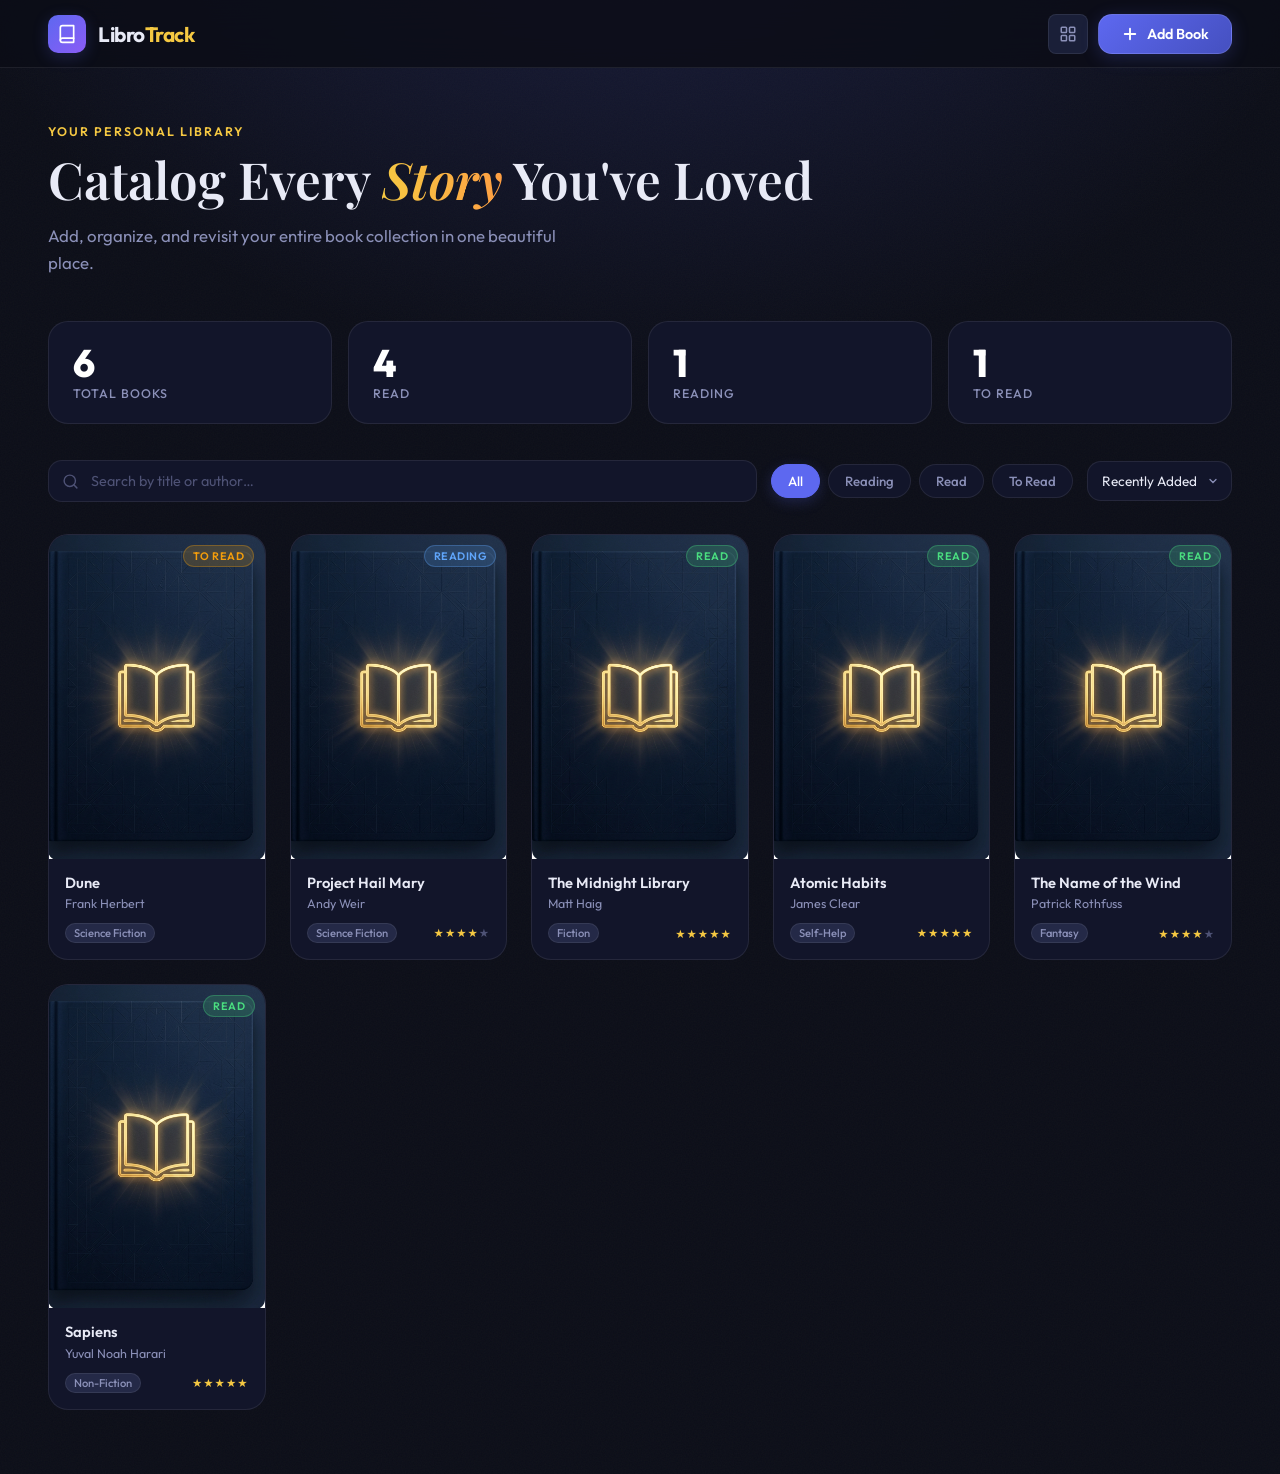
<file: index.html>
<!DOCTYPE html>
<html lang="en">
<head>
  <meta charset="UTF-8" />
  <meta name="viewport" content="width=device-width, initial-scale=1.0" />
  <title>LibroTrack — Your Personal Library Manager</title>
  <meta name="description" content="LibroTrack is a beautiful, premium library manager to catalog, organize, and track your personal book collection." />
  <link rel="preconnect" href="https://fonts.googleapis.com" />
  <link rel="preconnect" href="https://fonts.gstatic.com" crossorigin />
  <link href="https://fonts.googleapis.com/css2?family=Outfit:wght@300;400;500;600;700;800&family=Playfair+Display:ital,wght@0,600;1,500&display=swap" rel="stylesheet" />
  <link rel="stylesheet" href="style.css" />
</head>
<body>

  <!-- ========== NAVBAR ========== -->
  <header class="navbar" id="navbar">
    <div class="navbar-brand">
      <div class="brand-icon">
        <svg viewBox="0 0 24 24" fill="none" xmlns="http://www.w3.org/2000/svg">
          <path d="M4 19.5A2.5 2.5 0 0 1 6.5 17H20" stroke="currentColor" stroke-width="2" stroke-linecap="round" stroke-linejoin="round"/>
          <path d="M6.5 2H20v20H6.5A2.5 2.5 0 0 1 4 19.5v-15A2.5 2.5 0 0 1 6.5 2z" stroke="currentColor" stroke-width="2" stroke-linecap="round" stroke-linejoin="round"/>
        </svg>
      </div>
      <span class="brand-name">Libro<span class="brand-accent">Track</span></span>
    </div>
    <nav class="navbar-actions">
      <button class="btn-icon" id="toggleViewBtn" title="Toggle view">
        <svg id="gridIcon" viewBox="0 0 24 24" fill="none" xmlns="http://www.w3.org/2000/svg">
          <rect x="3" y="3" width="7" height="7" rx="1" stroke="currentColor" stroke-width="2"/>
          <rect x="14" y="3" width="7" height="7" rx="1" stroke="currentColor" stroke-width="2"/>
          <rect x="3" y="14" width="7" height="7" rx="1" stroke="currentColor" stroke-width="2"/>
          <rect x="14" y="14" width="7" height="7" rx="1" stroke="currentColor" stroke-width="2"/>
        </svg>
        <svg id="listIcon" viewBox="0 0 24 24" fill="none" xmlns="http://www.w3.org/2000/svg" style="display:none">
          <line x1="3" y1="6" x2="21" y2="6" stroke="currentColor" stroke-width="2" stroke-linecap="round"/>
          <line x1="3" y1="12" x2="21" y2="12" stroke="currentColor" stroke-width="2" stroke-linecap="round"/>
          <line x1="3" y1="18" x2="21" y2="18" stroke="currentColor" stroke-width="2" stroke-linecap="round"/>
        </svg>
      </button>
      <button class="btn-primary" id="openAddModal">
        <svg viewBox="0 0 24 24" fill="none" xmlns="http://www.w3.org/2000/svg">
          <line x1="12" y1="5" x2="12" y2="19" stroke="currentColor" stroke-width="2.5" stroke-linecap="round"/>
          <line x1="5" y1="12" x2="19" y2="12" stroke="currentColor" stroke-width="2.5" stroke-linecap="round"/>
        </svg>
        Add Book
      </button>
    </nav>
  </header>

  <!-- ========== HERO / STATS ========== -->
  <section class="hero" id="hero">
    <div class="hero-text">
      <p class="hero-eyebrow">Your Personal Library</p>
      <h1 class="hero-title">Catalog Every <em>Story</em> You've Loved</h1>
      <p class="hero-sub">Add, organize, and revisit your entire book collection in one beautiful place.</p>
    </div>
    <div class="stats-row" id="statsRow">
      <div class="stat-card" id="statTotal">
        <span class="stat-num" id="statTotalNum">0</span>
        <span class="stat-label">Total Books</span>
      </div>
      <div class="stat-card" id="statRead">
        <span class="stat-num" id="statReadNum">0</span>
        <span class="stat-label">Read</span>
      </div>
      <div class="stat-card" id="statReading">
        <span class="stat-num" id="statReadingNum">0</span>
        <span class="stat-label">Reading</span>
      </div>
      <div class="stat-card" id="statUnread">
        <span class="stat-num" id="statUnreadNum">0</span>
        <span class="stat-label">To Read</span>
      </div>
    </div>
  </section>

  <!-- ========== FILTER / SEARCH BAR ========== -->
  <section class="toolbar" id="toolbar">
    <div class="search-wrap">
      <svg class="search-icon" viewBox="0 0 24 24" fill="none">
        <circle cx="11" cy="11" r="8" stroke="currentColor" stroke-width="2"/>
        <line x1="21" y1="21" x2="16.65" y2="16.65" stroke="currentColor" stroke-width="2" stroke-linecap="round"/>
      </svg>
      <input type="text" id="searchInput" class="search-input" placeholder="Search by title or author…" autocomplete="off" />
      <button class="clear-search" id="clearSearch" style="display:none">✕</button>
    </div>
    <div class="filter-chips" id="filterChips">
      <button class="chip active" data-filter="all">All</button>
      <button class="chip" data-filter="reading">Reading</button>
      <button class="chip" data-filter="read">Read</button>
      <button class="chip" data-filter="unread">To Read</button>
    </div>
    <div class="sort-wrap">
      <label for="sortSelect" class="sr-only">Sort by</label>
      <select id="sortSelect" class="sort-select">
        <option value="dateAdded">Recently Added</option>
        <option value="title">Title A–Z</option>
        <option value="author">Author A–Z</option>
        <option value="rating">Top Rated</option>
      </select>
    </div>
  </section>

  <!-- ========== BOOK CATALOG ========== -->
  <main class="catalog" id="catalog">
    <div class="books-grid" id="booksGrid">
      <!-- populated by JS -->
    </div>
    <div class="empty-state" id="emptyState" style="display:none">
      <div class="empty-icon">📚</div>
      <h2>No books here yet</h2>
      <p>Start building your collection — click <strong>Add Book</strong> to get going.</p>
      <button class="btn-primary" id="emptyAddBtn">
        <svg viewBox="0 0 24 24" fill="none" xmlns="http://www.w3.org/2000/svg">
          <line x1="12" y1="5" x2="12" y2="19" stroke="currentColor" stroke-width="2.5" stroke-linecap="round"/>
          <line x1="5" y1="12" x2="19" y2="12" stroke="currentColor" stroke-width="2.5" stroke-linecap="round"/>
        </svg>
        Add Your First Book
      </button>
    </div>
  </main>

  <!-- ========== ADD / EDIT MODAL ========== -->
  <div class="modal-overlay" id="modalOverlay" role="dialog" aria-modal="true" aria-labelledby="modalTitle">
    <div class="modal" id="modal">
      <div class="modal-header">
        <h2 class="modal-title" id="modalTitle">Add New Book</h2>
        <button class="btn-icon modal-close" id="modalClose" aria-label="Close modal">
          <svg viewBox="0 0 24 24" fill="none">
            <line x1="18" y1="6" x2="6" y2="18" stroke="currentColor" stroke-width="2.5" stroke-linecap="round"/>
            <line x1="6" y1="6" x2="18" y2="18" stroke="currentColor" stroke-width="2.5" stroke-linecap="round"/>
          </svg>
        </button>
      </div>

      <form class="modal-form" id="bookForm" novalidate>
        <input type="hidden" id="bookId" />

        <div class="form-row">
          <div class="form-group">
            <label for="bookTitle">Title <span class="required">*</span></label>
            <input type="text" id="bookTitle" placeholder="e.g. The Great Gatsby" required autocomplete="off" />
            <span class="field-error" id="titleError"></span>
          </div>
          <div class="form-group">
            <label for="bookAuthor">Author <span class="required">*</span></label>
            <input type="text" id="bookAuthor" placeholder="e.g. F. Scott Fitzgerald" required autocomplete="off" />
            <span class="field-error" id="authorError"></span>
          </div>
        </div>

        <div class="form-row">
          <div class="form-group">
            <label for="bookGenre">Genre</label>
            <select id="bookGenre">
              <option value="">— Select genre —</option>
              <option value="Fiction">Fiction</option>
              <option value="Non-Fiction">Non-Fiction</option>
              <option value="Science Fiction">Science Fiction</option>
              <option value="Fantasy">Fantasy</option>
              <option value="Mystery">Mystery</option>
              <option value="Thriller">Thriller</option>
              <option value="Romance">Romance</option>
              <option value="Historical Fiction">Historical Fiction</option>
              <option value="Biography">Biography</option>
              <option value="Self-Help">Self-Help</option>
              <option value="Philosophy">Philosophy</option>
              <option value="Poetry">Poetry</option>
              <option value="Other">Other</option>
            </select>
          </div>
          <div class="form-group">
            <label for="bookYear">Year Published</label>
            <input type="number" id="bookYear" placeholder="e.g. 1925" min="1000" max="2099" autocomplete="off" />
          </div>
        </div>

        <div class="form-row">
          <div class="form-group">
            <label for="bookStatus">Status <span class="required">*</span></label>
            <select id="bookStatus" required>
              <option value="unread">To Read</option>
              <option value="reading">Currently Reading</option>
              <option value="read">Read</option>
            </select>
          </div>
          <div class="form-group">
            <label for="bookRating">Your Rating</label>
            <div class="star-rating" id="starRating" role="group" aria-label="Rating">
              <button type="button" class="star" data-val="1" aria-label="1 star">★</button>
              <button type="button" class="star" data-val="2" aria-label="2 stars">★</button>
              <button type="button" class="star" data-val="3" aria-label="3 stars">★</button>
              <button type="button" class="star" data-val="4" aria-label="4 stars">★</button>
              <button type="button" class="star" data-val="5" aria-label="5 stars">★</button>
            </div>
            <input type="hidden" id="bookRating" value="0" />
          </div>
        </div>

        <div class="form-group full-width">
          <label for="bookCover">Cover Image URL <span class="optional">(optional)</span></label>
          <input type="url" id="bookCover" placeholder="https://…" autocomplete="off" />
        </div>

        <div class="form-group full-width">
          <label for="bookNotes">Notes <span class="optional">(optional)</span></label>
          <textarea id="bookNotes" rows="3" placeholder="Your thoughts, quotes, or reminders…"></textarea>
        </div>

        <div class="modal-footer">
          <button type="button" class="btn-ghost" id="cancelBtn">Cancel</button>
          <button type="submit" class="btn-primary" id="saveBtn">Save Book</button>
        </div>
      </form>
    </div>
  </div>

  <!-- ========== DELETE CONFIRM MODAL ========== -->
  <div class="modal-overlay" id="deleteOverlay" role="dialog" aria-modal="true" aria-labelledby="deleteTitle">
    <div class="modal modal-sm" id="deleteModal">
      <div class="modal-header">
        <h2 class="modal-title" id="deleteTitle">Delete Book?</h2>
        <button class="btn-icon modal-close" id="deleteClose" aria-label="Close">
          <svg viewBox="0 0 24 24" fill="none">
            <line x1="18" y1="6" x2="6" y2="18" stroke="currentColor" stroke-width="2.5" stroke-linecap="round"/>
            <line x1="6" y1="6" x2="18" y2="18" stroke="currentColor" stroke-width="2.5" stroke-linecap="round"/>
          </svg>
        </button>
      </div>
      <p class="delete-msg" id="deleteMsg">This action cannot be undone.</p>
      <div class="modal-footer">
        <button type="button" class="btn-ghost" id="deleteCancelBtn">Cancel</button>
        <button type="button" class="btn-danger" id="deleteConfirmBtn">Delete</button>
      </div>
    </div>
  </div>

  <!-- ========== TOAST ========== -->
  <div class="toast-container" id="toastContainer"></div>

  <script src="app.js"></script>
</body>
</html>
</file>
<file: style.css>
/* ============================================================
   LIBROTRACK — style.css
   Design System: Deep Indigo / Amber Gold / Cream
   ============================================================ */

/* ---------- Google Fonts are loaded in HTML ---------- */

/* ===== CSS CUSTOM PROPERTIES ===== */
:root {
  /* Core palette */
  --clr-bg:          #0b0d17;
  --clr-surface:     #12152a;
  --clr-surface-2:   #1a1f38;
  --clr-surface-3:   #242947;
  --clr-border:      rgba(255,255,255,0.08);
  --clr-border-hover:rgba(255,255,255,0.18);

  /* Accent */
  --clr-gold:        #f5c842;
  --clr-gold-dim:    #c9a030;
  --clr-gold-glow:   rgba(245, 200, 66, 0.18);
  --clr-indigo:      #5d68f0;
  --clr-indigo-dim:  #4550c0;
  --clr-indigo-glow: rgba(93, 104, 240, 0.22);

  /* Text */
  --clr-text:        #e8eaf6;
  --clr-text-muted:  #8b90b8;
  --clr-text-faint:  #4e5275;

  /* Status */
  --clr-read:        #4ade80;
  --clr-reading:     #60a5fa;
  --clr-unread:      #f59e0b;
  --clr-danger:      #f87171;

  /* Radius */
  --r-sm:  8px;
  --r-md:  14px;
  --r-lg:  20px;
  --r-xl:  28px;

  /* Shadows */
  --shadow-sm:  0 2px 8px rgba(0,0,0,0.35);
  --shadow-md:  0 8px 30px rgba(0,0,0,0.5);
  --shadow-lg:  0 20px 60px rgba(0,0,0,0.65);

  /* Transitions */
  --tr-fast: 0.15s cubic-bezier(.4,0,.2,1);
  --tr-med:  0.25s cubic-bezier(.4,0,.2,1);
  --tr-slow: 0.4s  cubic-bezier(.4,0,.2,1);

  /* Layout */
  --max-w:   1280px;
  --nav-h:   68px;
}

/* ===== RESET / BASE ===== */
*, *::before, *::after { box-sizing: border-box; margin: 0; padding: 0; }

html {
  scroll-behavior: smooth;
  font-size: 16px;
}

body {
  font-family: 'Outfit', system-ui, sans-serif;
  background: var(--clr-bg);
  color: var(--clr-text);
  min-height: 100vh;
  overflow-x: hidden;
  /* subtle noise texture via svg */
  background-image:
    radial-gradient(ellipse 80% 50% at 50% -10%, rgba(93,104,240,0.18) 0%, transparent 70%),
    url("data:image/svg+xml,%3Csvg xmlns='http://www.w3.org/2000/svg' width='300' height='300'%3E%3Cfilter id='n'%3E%3CfeTurbulence type='fractalNoise' baseFrequency='0.75' numOctaves='4' stitchTiles='stitch'/%3E%3C/filter%3E%3Crect width='300' height='300' filter='url(%23n)' opacity='0.03'/%3E%3C/svg%3E");
}

a { color: inherit; text-decoration: none; }
button { font-family: inherit; cursor: pointer; border: none; background: none; }
input, select, textarea { font-family: inherit; }
img { display: block; max-width: 100%; }
.sr-only { position: absolute; width: 1px; height: 1px; clip: rect(0 0 0 0); overflow: hidden; }

/* ===== SCROLLBAR ===== */
::-webkit-scrollbar { width: 6px; }
::-webkit-scrollbar-track { background: var(--clr-surface); }
::-webkit-scrollbar-thumb { background: var(--clr-surface-3); border-radius: 3px; }
::-webkit-scrollbar-thumb:hover { background: var(--clr-indigo-dim); }

/* ===== BUTTONS ===== */
.btn-primary {
  display: inline-flex;
  align-items: center;
  gap: 8px;
  padding: 10px 22px;
  background: linear-gradient(135deg, var(--clr-indigo), var(--clr-indigo-dim));
  color: #fff;
  font-size: 0.9rem;
  font-weight: 600;
  border-radius: var(--r-md);
  border: 1px solid rgba(255,255,255,0.12);
  box-shadow: 0 4px 18px var(--clr-indigo-glow);
  transition: transform var(--tr-fast), box-shadow var(--tr-fast), background var(--tr-fast);
}
.btn-primary svg { width: 18px; height: 18px; flex-shrink: 0; }
.btn-primary:hover {
  transform: translateY(-2px);
  box-shadow: 0 8px 28px rgba(93,104,240,0.4);
  background: linear-gradient(135deg, #6b77f5, #5d68f0);
}
.btn-primary:active { transform: translateY(0); }

.btn-ghost {
  display: inline-flex;
  align-items: center;
  gap: 8px;
  padding: 10px 22px;
  background: transparent;
  color: var(--clr-text-muted);
  font-size: 0.9rem;
  font-weight: 500;
  border-radius: var(--r-md);
  border: 1px solid var(--clr-border);
  transition: background var(--tr-fast), color var(--tr-fast), border-color var(--tr-fast);
}
.btn-ghost:hover {
  background: var(--clr-surface-2);
  color: var(--clr-text);
  border-color: var(--clr-border-hover);
}

.btn-danger {
  display: inline-flex;
  align-items: center;
  gap: 8px;
  padding: 10px 22px;
  background: linear-gradient(135deg, #e04040, #b03030);
  color: #fff;
  font-size: 0.9rem;
  font-weight: 600;
  border-radius: var(--r-md);
  border: 1px solid rgba(255,100,100,0.2);
  box-shadow: 0 4px 18px rgba(240,80,80,0.2);
  transition: transform var(--tr-fast), box-shadow var(--tr-fast);
}
.btn-danger:hover {
  transform: translateY(-2px);
  box-shadow: 0 8px 28px rgba(240,80,80,0.35);
}

.btn-icon {
  display: inline-flex;
  align-items: center;
  justify-content: center;
  width: 40px;
  height: 40px;
  border-radius: var(--r-sm);
  color: var(--clr-text-muted);
  border: 1px solid var(--clr-border);
  background: var(--clr-surface-2);
  transition: color var(--tr-fast), background var(--tr-fast), border-color var(--tr-fast);
}
.btn-icon svg { width: 18px; height: 18px; }
.btn-icon:hover {
  color: var(--clr-text);
  background: var(--clr-surface-3);
  border-color: var(--clr-border-hover);
}

/* ===== NAVBAR ===== */
.navbar {
  position: sticky;
  top: 0;
  z-index: 100;
  height: var(--nav-h);
  display: flex;
  align-items: center;
  justify-content: space-between;
  padding: 0 clamp(16px, 5vw, 48px);
  background: rgba(11, 13, 23, 0.82);
  backdrop-filter: blur(20px);
  -webkit-backdrop-filter: blur(20px);
  border-bottom: 1px solid var(--clr-border);
  transition: box-shadow var(--tr-med);
}
.navbar.scrolled { box-shadow: 0 4px 30px rgba(0,0,0,0.5); }

.navbar-brand {
  display: flex;
  align-items: center;
  gap: 12px;
  text-decoration: none;
  color: inherit;
}
.brand-icon {
  width: 38px;
  height: 38px;
  border-radius: 10px;
  background: linear-gradient(135deg, var(--clr-indigo), #8b5cf6);
  display: flex;
  align-items: center;
  justify-content: center;
  box-shadow: 0 4px 16px var(--clr-indigo-glow);
}
.brand-icon svg { width: 20px; height: 20px; color: #fff; }
.brand-name {
  font-size: 1.3rem;
  font-weight: 700;
  letter-spacing: -0.5px;
}
.brand-accent { color: var(--clr-gold); }

.navbar-actions { display: flex; align-items: center; gap: 10px; }

/* ===== HERO ===== */
.hero {
  max-width: var(--max-w);
  margin: 0 auto;
  padding: 56px clamp(16px, 5vw, 48px) 0;
}
.hero-eyebrow {
  font-size: 0.78rem;
  font-weight: 600;
  letter-spacing: 2px;
  text-transform: uppercase;
  color: var(--clr-gold);
  margin-bottom: 12px;
}
.hero-title {
  font-family: 'Playfair Display', Georgia, serif;
  font-size: clamp(2rem, 4.5vw, 3.2rem);
  font-weight: 600;
  line-height: 1.1;
  color: var(--clr-text);
  margin-bottom: 16px;
}
.hero-title em {
  font-style: italic;
  background: linear-gradient(90deg, var(--clr-gold), #ff9f43);
  -webkit-background-clip: text;
  -webkit-text-fill-color: transparent;
  background-clip: text;
}
.hero-sub {
  font-size: 1.05rem;
  color: var(--clr-text-muted);
  max-width: 520px;
  line-height: 1.6;
}

/* Stats row */
.stats-row {
  display: flex;
  gap: 16px;
  margin-top: 44px;
  flex-wrap: wrap;
}
.stat-card {
  flex: 1;
  min-width: 130px;
  background: var(--clr-surface);
  border: 1px solid var(--clr-border);
  border-radius: var(--r-lg);
  padding: 22px 24px;
  display: flex;
  flex-direction: column;
  gap: 4px;
  transition: border-color var(--tr-med), box-shadow var(--tr-med), transform var(--tr-med);
}
.stat-card:hover {
  border-color: var(--clr-border-hover);
  box-shadow: var(--shadow-md);
  transform: translateY(-3px);
}
.stat-num {
  font-size: 2.4rem;
  font-weight: 800;
  line-height: 1;
  background: linear-gradient(135deg, #fff 40%, var(--clr-text-muted));
  -webkit-background-clip: text;
  -webkit-text-fill-color: transparent;
  background-clip: text;
}
.stat-label {
  font-size: 0.78rem;
  font-weight: 500;
  color: var(--clr-text-muted);
  text-transform: uppercase;
  letter-spacing: 1px;
}

/* ===== TOOLBAR ===== */
.toolbar {
  max-width: var(--max-w);
  margin: 36px auto 0;
  padding: 0 clamp(16px, 5vw, 48px);
  display: flex;
  align-items: center;
  gap: 14px;
  flex-wrap: wrap;
}

.search-wrap {
  flex: 1;
  min-width: 240px;
  position: relative;
  display: flex;
  align-items: center;
}
.search-icon {
  position: absolute;
  left: 14px;
  width: 17px;
  height: 17px;
  color: var(--clr-text-faint);
  pointer-events: none;
  flex-shrink: 0;
}
.search-input {
  width: 100%;
  padding: 11px 40px 11px 42px;
  background: var(--clr-surface);
  border: 1px solid var(--clr-border);
  border-radius: var(--r-md);
  color: var(--clr-text);
  font-size: 0.9rem;
  outline: none;
  transition: border-color var(--tr-fast), box-shadow var(--tr-fast), background var(--tr-fast);
}
.search-input::placeholder { color: var(--clr-text-faint); }
.search-input:focus {
  border-color: var(--clr-indigo);
  box-shadow: 0 0 0 3px var(--clr-indigo-glow);
  background: var(--clr-surface-2);
}
.clear-search {
  position: absolute;
  right: 12px;
  width: 22px;
  height: 22px;
  border-radius: 50%;
  background: var(--clr-surface-3);
  color: var(--clr-text-muted);
  font-size: 0.75rem;
  display: flex;
  align-items: center;
  justify-content: center;
  transition: background var(--tr-fast), color var(--tr-fast);
}
.clear-search:hover { background: var(--clr-danger); color: #fff; }

.filter-chips {
  display: flex;
  gap: 8px;
  flex-wrap: wrap;
}
.chip {
  padding: 8px 16px;
  border-radius: 100px;
  font-size: 0.83rem;
  font-weight: 500;
  color: var(--clr-text-muted);
  border: 1px solid var(--clr-border);
  background: var(--clr-surface);
  transition: background var(--tr-fast), color var(--tr-fast), border-color var(--tr-fast), box-shadow var(--tr-fast);
}
.chip:hover { color: var(--clr-text); border-color: var(--clr-border-hover); }
.chip.active {
  background: var(--clr-indigo);
  color: #fff;
  border-color: var(--clr-indigo);
  box-shadow: 0 4px 14px var(--clr-indigo-glow);
}

.sort-select {
  padding: 10px 14px;
  background: var(--clr-surface);
  border: 1px solid var(--clr-border);
  border-radius: var(--r-md);
  color: var(--clr-text);
  font-size: 0.85rem;
  outline: none;
  cursor: pointer;
  transition: border-color var(--tr-fast);
  appearance: none;
  -webkit-appearance: none;
  background-image: url("data:image/svg+xml,%3Csvg xmlns='http://www.w3.org/2000/svg' width='12' height='12' viewBox='0 0 24 24' fill='none' stroke='%238b90b8' stroke-width='2.5' stroke-linecap='round'%3E%3Cpolyline points='6 9 12 15 18 9'/%3E%3C/svg%3E");
  background-repeat: no-repeat;
  background-position: right 12px center;
  padding-right: 34px;
}
.sort-select:focus { border-color: var(--clr-indigo); }

/* ===== CATALOG ===== */
.catalog {
  max-width: var(--max-w);
  margin: 32px auto 64px;
  padding: 0 clamp(16px, 5vw, 48px);
}

/* --- Grid view --- */
.books-grid {
  display: grid;
  grid-template-columns: repeat(auto-fill, minmax(200px, 1fr));
  gap: 24px;
}
.books-grid.list-view {
  grid-template-columns: 1fr;
  gap: 14px;
}

/* --- Book Card (Grid) --- */
.book-card {
  background: var(--clr-surface);
  border: 1px solid var(--clr-border);
  border-radius: var(--r-lg);
  overflow: hidden;
  display: flex;
  flex-direction: column;
  cursor: pointer;
  transition: transform var(--tr-med), box-shadow var(--tr-med), border-color var(--tr-med);
  animation: fadeInUp 0.4s var(--tr-med) both;
}
@keyframes fadeInUp {
  from { opacity: 0; transform: translateY(20px); }
  to   { opacity: 1; transform: translateY(0); }
}
.book-card:hover {
  transform: translateY(-6px);
  box-shadow: 0 16px 48px rgba(0,0,0,0.55);
  border-color: var(--clr-border-hover);
}

/* Cover */
.book-cover {
  position: relative;
  width: 100%;
  aspect-ratio: 2/3;
  overflow: hidden;
  background: var(--clr-surface-2);
}
.book-cover img {
  width: 100%;
  height: 100%;
  object-fit: cover;
  transition: transform var(--tr-slow);
}
.book-card:hover .book-cover img { transform: scale(1.06); }
.book-cover .cover-overlay {
  position: absolute;
  inset: 0;
  background: linear-gradient(to top, rgba(0,0,0,0.8) 0%, transparent 60%);
  opacity: 0;
  transition: opacity var(--tr-med);
  display: flex;
  align-items: flex-end;
  justify-content: center;
  padding-bottom: 16px;
  gap: 10px;
}
.book-card:hover .cover-overlay { opacity: 1; }
.cover-action {
  width: 36px;
  height: 36px;
  border-radius: 50%;
  background: rgba(255,255,255,0.15);
  backdrop-filter: blur(6px);
  border: 1px solid rgba(255,255,255,0.2);
  color: #fff;
  display: flex;
  align-items: center;
  justify-content: center;
  font-size: 0.85rem;
  transition: background var(--tr-fast), transform var(--tr-fast);
}
.cover-action:hover { background: rgba(255,255,255,0.28); transform: scale(1.1); }
.cover-action.delete:hover { background: rgba(248,113,113,0.7); }

/* Status badge */
.status-badge {
  position: absolute;
  top: 10px;
  right: 10px;
  padding: 3px 9px;
  border-radius: 100px;
  font-size: 0.68rem;
  font-weight: 600;
  text-transform: uppercase;
  letter-spacing: 0.5px;
  backdrop-filter: blur(8px);
}
.status-badge.read    { background: rgba(74,222,128,0.18); color: var(--clr-read); border: 1px solid rgba(74,222,128,0.3); }
.status-badge.reading { background: rgba(96,165,250,0.18); color: var(--clr-reading); border: 1px solid rgba(96,165,250,0.3); }
.status-badge.unread  { background: rgba(245,158,11,0.18); color: var(--clr-unread); border: 1px solid rgba(245,158,11,0.3); }

/* Card body */
.book-info {
  padding: 14px 16px 16px;
  display: flex;
  flex-direction: column;
  gap: 4px;
  flex: 1;
}
.book-title {
  font-size: 0.92rem;
  font-weight: 600;
  color: var(--clr-text);
  line-height: 1.3;
  display: -webkit-box;
  -webkit-line-clamp: 2;
  -webkit-box-orient: vertical;
  overflow: hidden;
}
.book-author {
  font-size: 0.78rem;
  color: var(--clr-text-muted);
  font-weight: 400;
}
.book-meta {
  display: flex;
  align-items: center;
  justify-content: space-between;
  margin-top: 8px;
}
.book-genre-tag {
  font-size: 0.7rem;
  font-weight: 500;
  padding: 2px 8px;
  border-radius: 100px;
  background: var(--clr-surface-3);
  color: var(--clr-text-muted);
  border: 1px solid var(--clr-border);
}
.book-stars {
  font-size: 0.72rem;
  color: var(--clr-gold);
  letter-spacing: 1px;
}
.book-stars .empty { color: var(--clr-text-faint); }

/* --- Book Card (List view) --- */
.books-grid.list-view .book-card {
  flex-direction: row;
  gap: 0;
  max-height: 130px;
}
.books-grid.list-view .book-cover {
  width: 80px;
  min-width: 80px;
  aspect-ratio: unset;
  height: 130px;
}
.books-grid.list-view .book-info {
  justify-content: center;
  padding: 14px 20px;
}
.books-grid.list-view .book-title { font-size: 1rem; -webkit-line-clamp: 1; }
.books-grid.list-view .cover-overlay { flex-direction: column; }

/* ===== EMPTY STATE ===== */
.empty-state {
  text-align: center;
  padding: 80px 20px;
  animation: fadeInUp 0.5s both;
}
.empty-icon { font-size: 4rem; margin-bottom: 20px; }
.empty-state h2 { font-size: 1.5rem; font-weight: 600; margin-bottom: 10px; }
.empty-state p { color: var(--clr-text-muted); margin-bottom: 28px; line-height: 1.6; }

/* ===== MODAL ===== */
.modal-overlay {
  position: fixed;
  inset: 0;
  z-index: 200;
  background: rgba(0,0,0,0.65);
  backdrop-filter: blur(6px);
  display: flex;
  align-items: center;
  justify-content: center;
  padding: 20px;
  opacity: 0;
  visibility: hidden;
  transition: opacity var(--tr-med), visibility var(--tr-med);
}
.modal-overlay.open {
  opacity: 1;
  visibility: visible;
}
.modal {
  background: var(--clr-surface);
  border: 1px solid var(--clr-border);
  border-radius: var(--r-xl);
  width: 100%;
  max-width: 620px;
  max-height: 90vh;
  overflow-y: auto;
  box-shadow: var(--shadow-lg);
  transform: translateY(20px) scale(0.97);
  transition: transform var(--tr-med);
}
.modal-overlay.open .modal { transform: translateY(0) scale(1); }
.modal-sm { max-width: 420px; }

.modal-header {
  display: flex;
  align-items: center;
  justify-content: space-between;
  padding: 24px 28px 0;
}
.modal-title {
  font-size: 1.2rem;
  font-weight: 700;
}
.modal-close { border-radius: 50%; }

/* Form */
.modal-form { padding: 24px 28px 28px; }
.form-row {
  display: grid;
  grid-template-columns: 1fr 1fr;
  gap: 16px;
  margin-bottom: 16px;
}
.form-group {
  display: flex;
  flex-direction: column;
  gap: 7px;
}
.form-group.full-width { margin-bottom: 16px; }
.form-group label {
  font-size: 0.82rem;
  font-weight: 600;
  color: var(--clr-text-muted);
  text-transform: uppercase;
  letter-spacing: 0.5px;
}
.required { color: var(--clr-gold); }
.optional { color: var(--clr-text-faint); font-weight: 400; text-transform: none; letter-spacing: 0; }

.form-group input,
.form-group select,
.form-group textarea {
  padding: 10px 14px;
  background: var(--clr-surface-2);
  border: 1px solid var(--clr-border);
  border-radius: var(--r-md);
  color: var(--clr-text);
  font-size: 0.9rem;
  outline: none;
  transition: border-color var(--tr-fast), box-shadow var(--tr-fast);
  resize: vertical;
}
.form-group input::placeholder,
.form-group textarea::placeholder { color: var(--clr-text-faint); }
.form-group input:focus,
.form-group select:focus,
.form-group textarea:focus {
  border-color: var(--clr-indigo);
  box-shadow: 0 0 0 3px var(--clr-indigo-glow);
}
.form-group input.invalid,
.form-group select.invalid { border-color: var(--clr-danger); }
.field-error {
  font-size: 0.75rem;
  color: var(--clr-danger);
  min-height: 14px;
}

/* Star Rating */
.star-rating {
  display: flex;
  gap: 4px;
  padding: 4px 0;
}
.star {
  font-size: 1.5rem;
  color: var(--clr-text-faint);
  cursor: pointer;
  transition: color var(--tr-fast), transform var(--tr-fast);
  background: none;
  border: none;
  line-height: 1;
}
.star.lit { color: var(--clr-gold); }
.star:hover { transform: scale(1.2); }

.modal-footer {
  display: flex;
  justify-content: flex-end;
  gap: 12px;
  margin-top: 24px;
}

.delete-msg {
  padding: 0 28px 20px;
  color: var(--clr-text-muted);
  font-size: 0.95rem;
  line-height: 1.5;
}

/* ===== TOAST ===== */
.toast-container {
  position: fixed;
  bottom: 24px;
  right: 24px;
  z-index: 400;
  display: flex;
  flex-direction: column;
  gap: 10px;
  align-items: flex-end;
}
.toast {
  display: flex;
  align-items: center;
  gap: 10px;
  padding: 12px 18px;
  border-radius: var(--r-md);
  font-size: 0.875rem;
  font-weight: 500;
  color: #fff;
  box-shadow: var(--shadow-md);
  backdrop-filter: blur(10px);
  animation: toastIn 0.35s cubic-bezier(.34,1.56,.64,1) both;
  max-width: 340px;
}
@keyframes toastIn {
  from { opacity: 0; transform: translateX(60px) scale(0.85); }
  to   { opacity: 1; transform: translateX(0)   scale(1); }
}
.toast.hide {
  animation: toastOut 0.3s cubic-bezier(.4,0,.2,1) both;
}
@keyframes toastOut {
  to { opacity: 0; transform: translateX(60px); }
}
.toast.success { background: rgba(34,197,94,0.85); border: 1px solid rgba(74,222,128,0.3); }
.toast.error   { background: rgba(239,68,68,0.85);  border: 1px solid rgba(248,113,113,0.3); }
.toast.info    { background: rgba(99,102,241,0.85);  border: 1px solid rgba(129,140,248,0.3); }
.toast .toast-icon { font-size: 1rem; flex-shrink: 0; }

/* ===== RESPONSIVE ===== */
@media (max-width: 640px) {
  .form-row { grid-template-columns: 1fr; }
  .stats-row .stat-card { min-width: 100px; }
  .filter-chips { gap: 6px; }
  .chip { padding: 6px 12px; font-size: 0.78rem; }
  .toolbar { gap: 10px; }
}

@media (max-width: 480px) {
  .books-grid { grid-template-columns: repeat(auto-fill, minmax(155px, 1fr)); gap: 14px; }
  .hero-title { font-size: 1.7rem; }
  .modal { border-radius: var(--r-lg); }
  .modal-form { padding: 20px; }
  .modal-header { padding: 20px 20px 0; }
}
</file>
